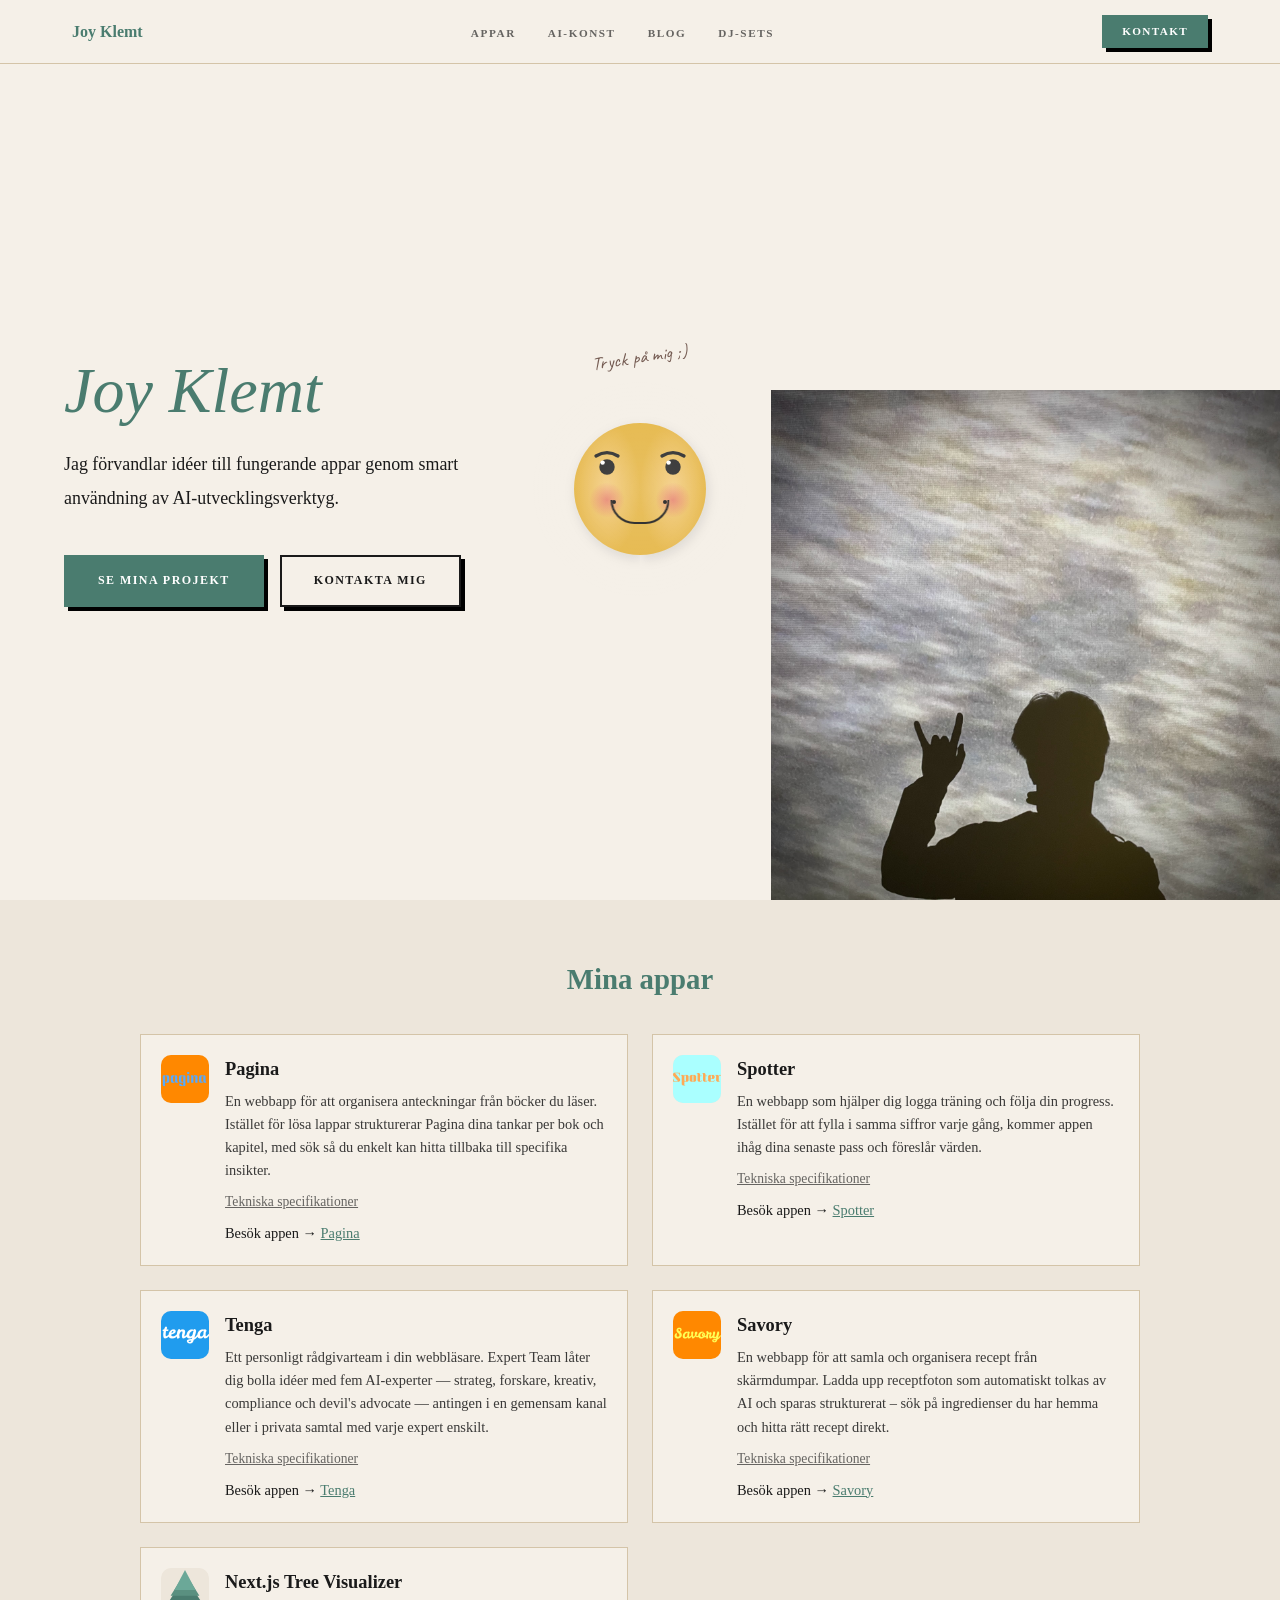
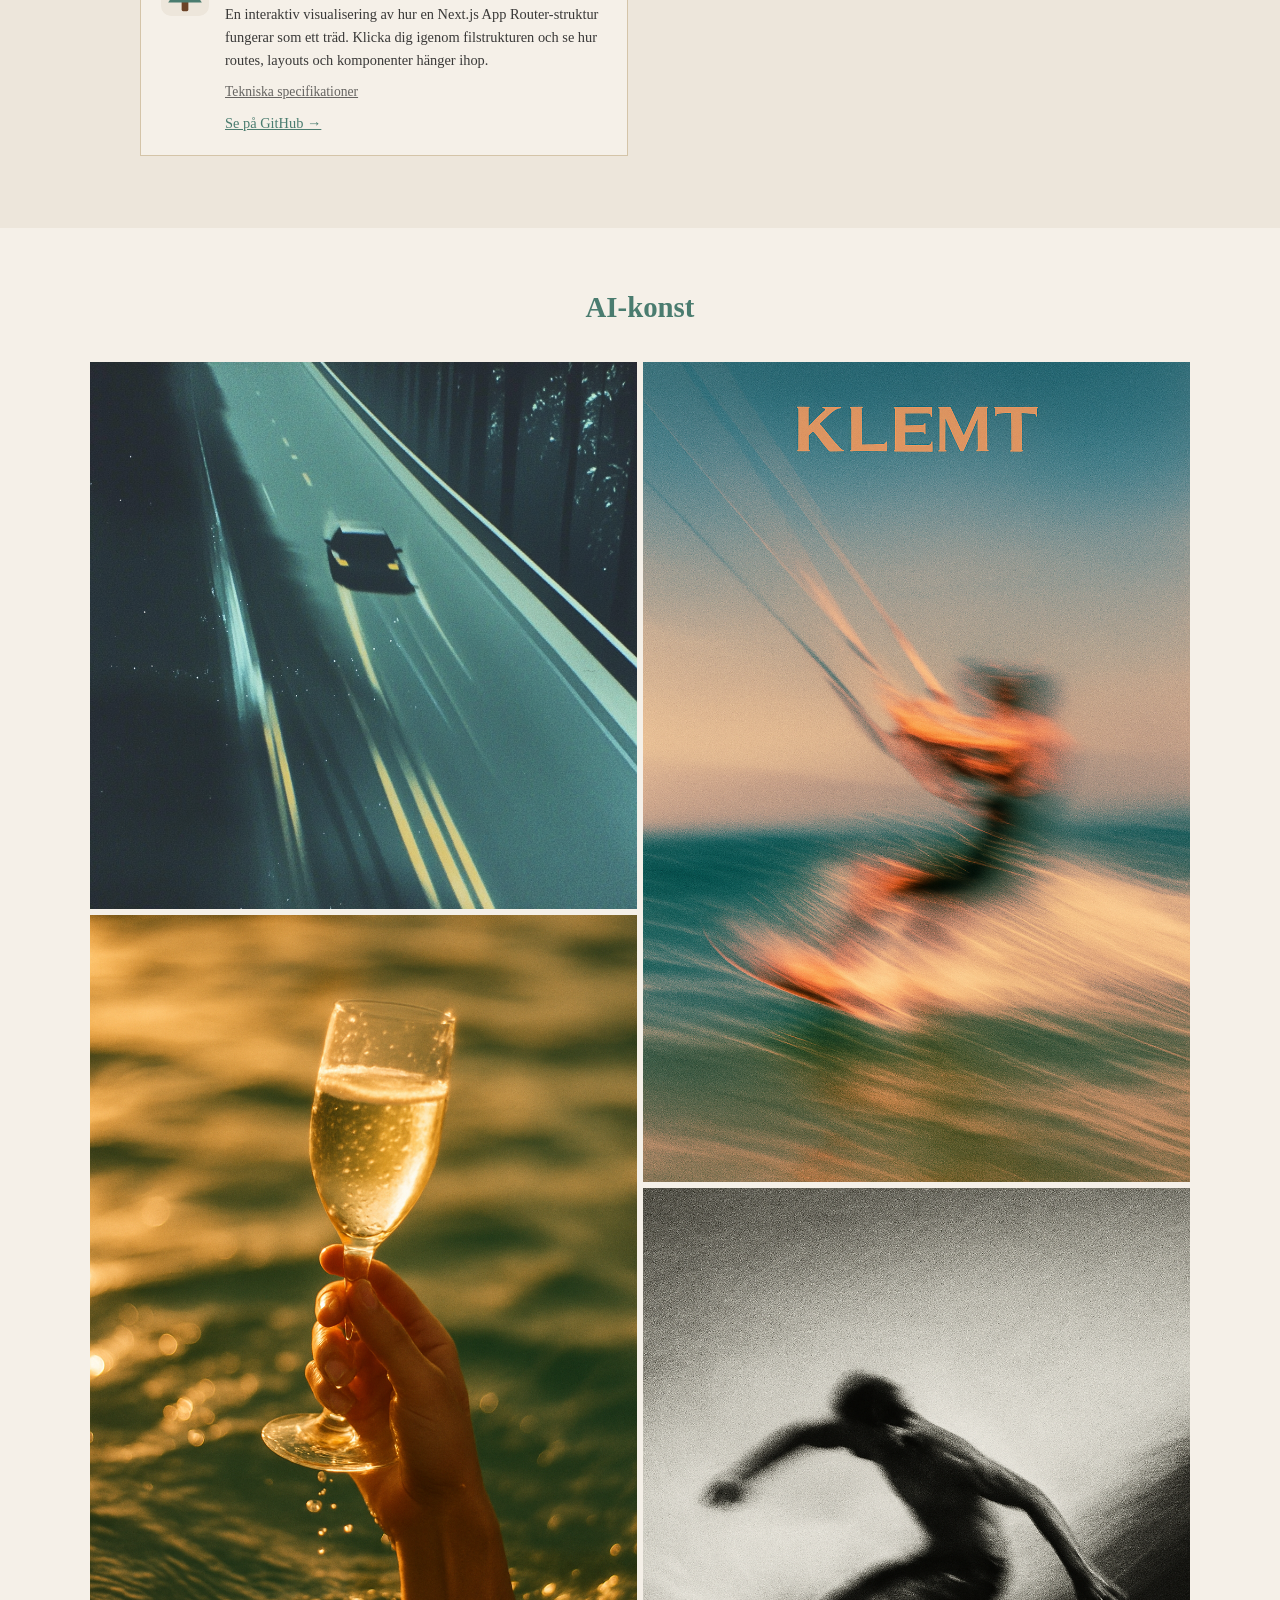
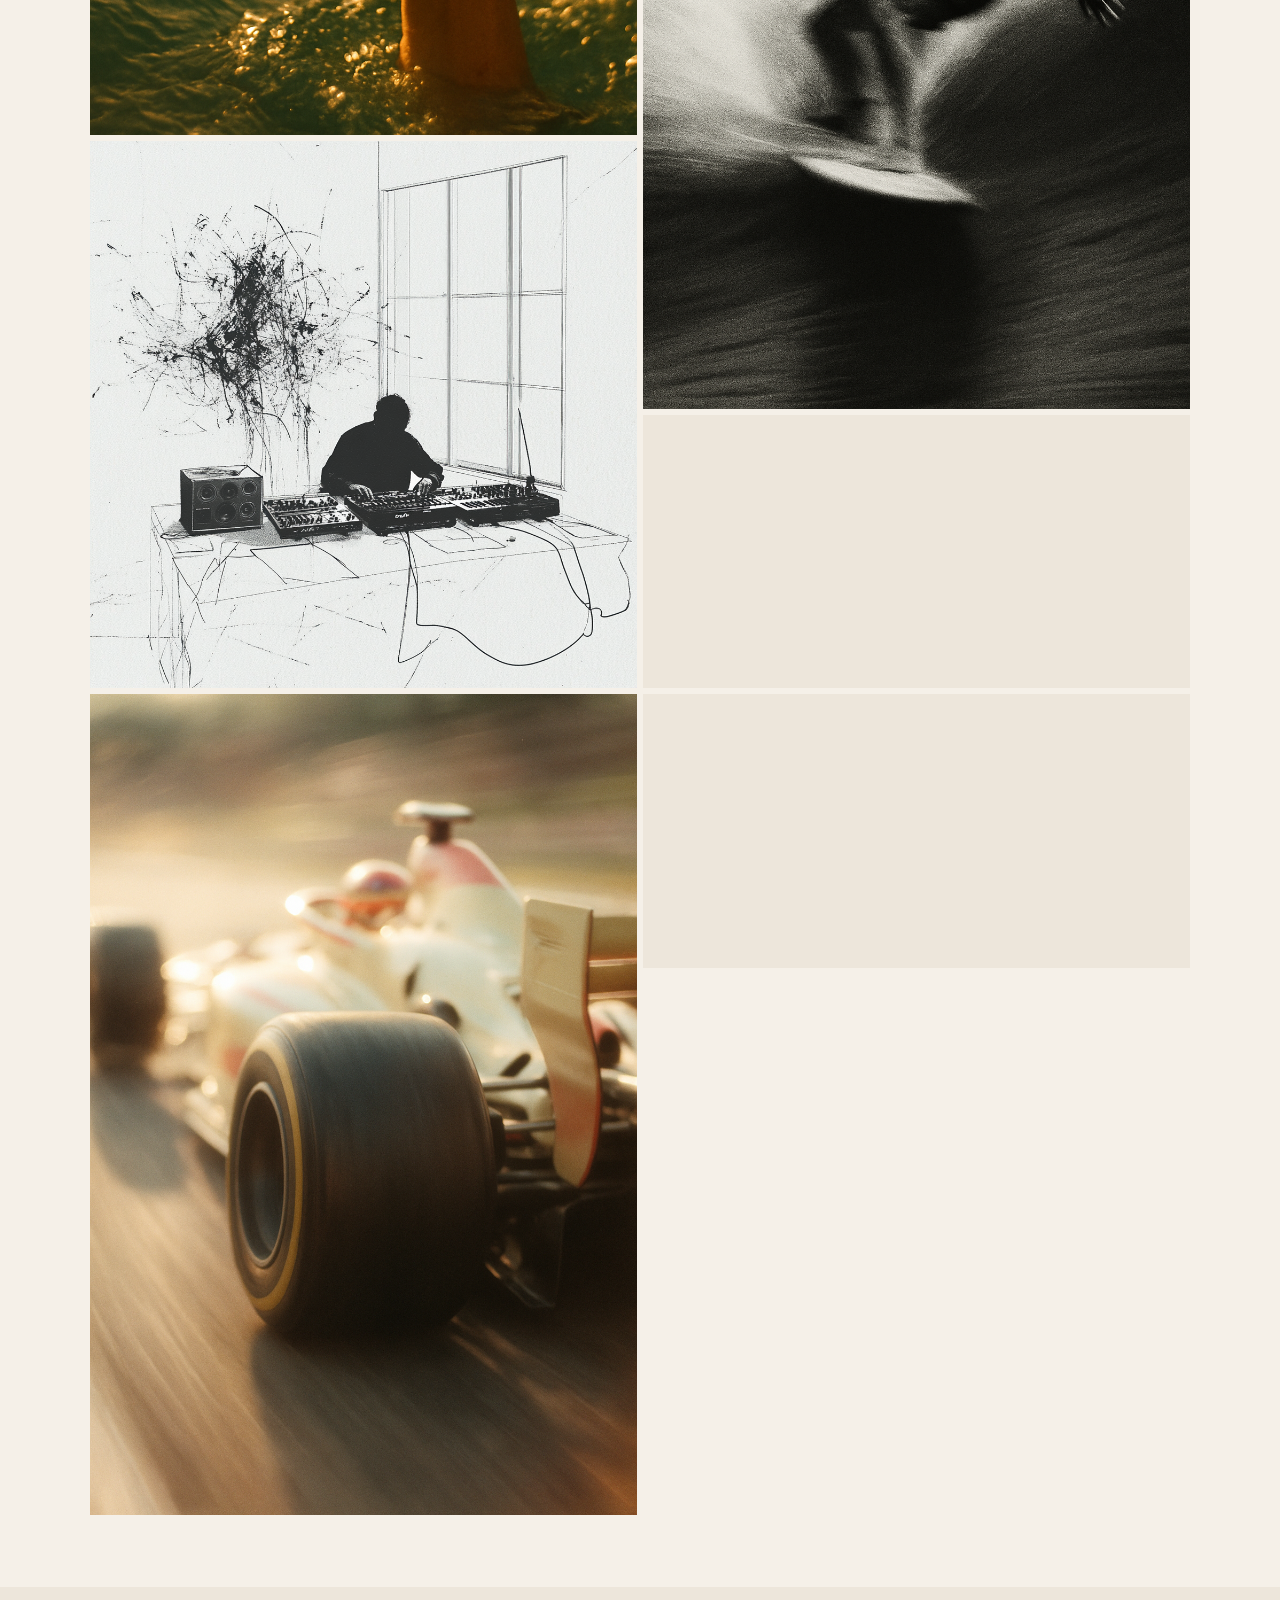
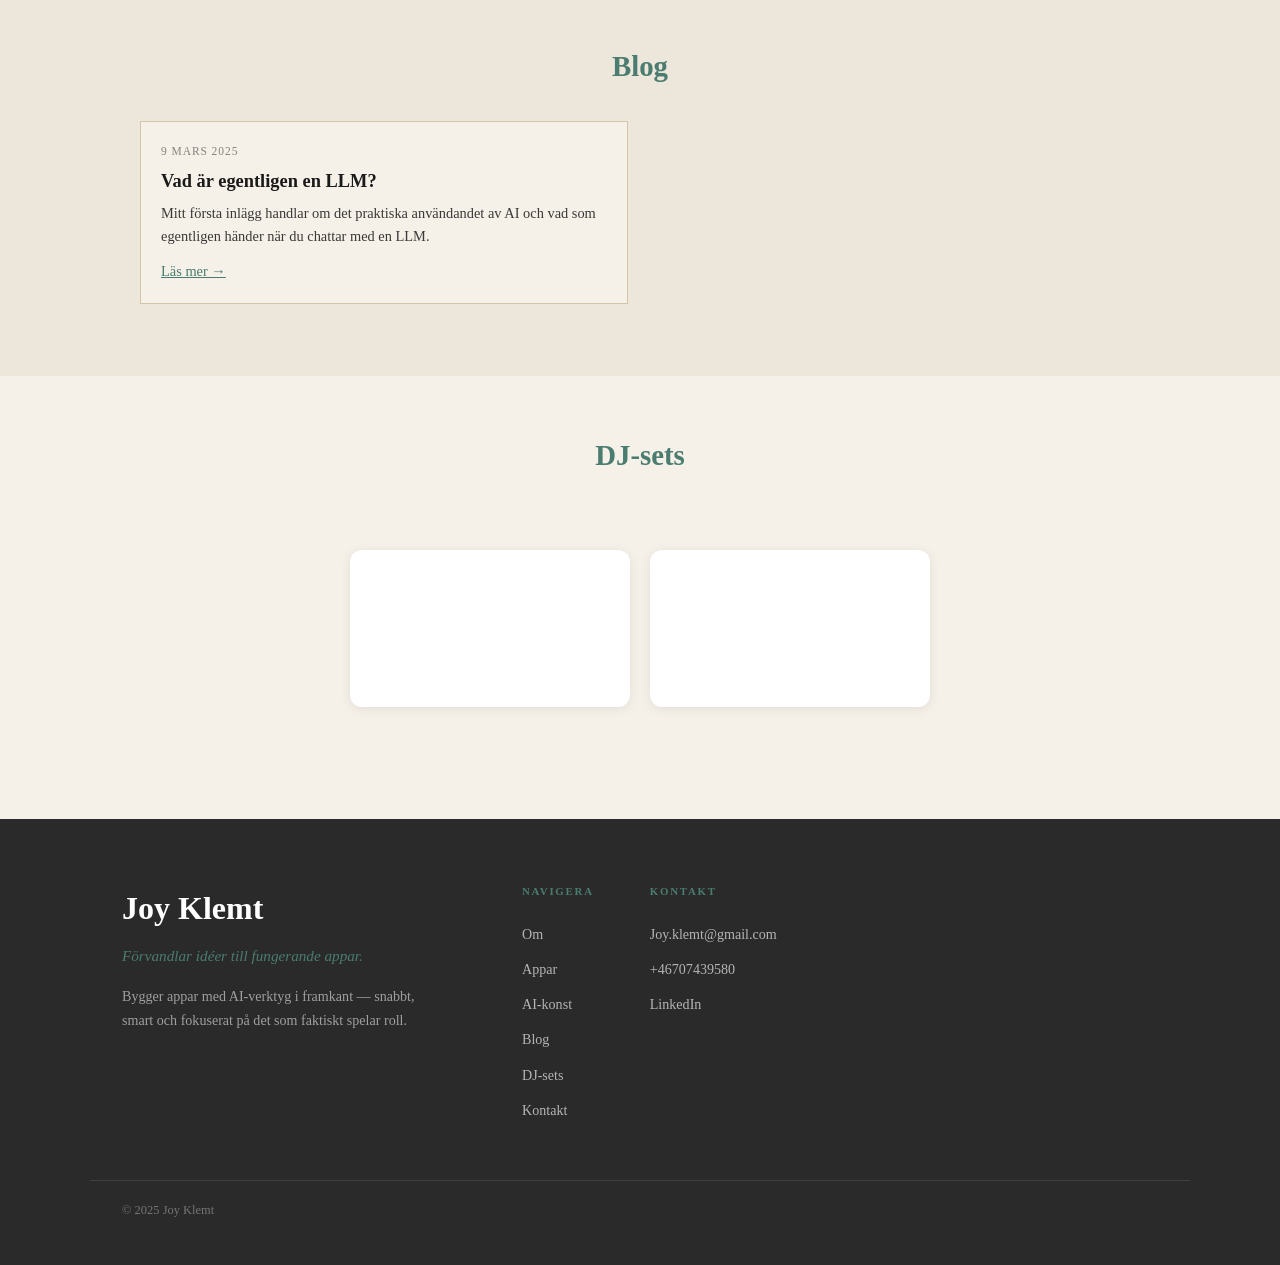
<file: index.html>
<!DOCTYPE html>
<html lang="sv">
<head>
  <meta charset="UTF-8">
  <meta name="viewport" content="width=device-width, initial-scale=1.0">
  <title>Joy Klemt | Portfolio</title>
  <!-- Ingen favicon – fliken visas utan ikon -->
  <link rel="stylesheet" href="styles.css">
  <link rel="stylesheet" href="cookie-component.css">
  <link href="https://fonts.googleapis.com/css2?family=Caveat:wght@600&display=swap" rel="stylesheet">
</head>
<body>

  <!-- Fast navbar: logotyp vänster, länkrad mitten, CTA-knapp höger -->
  <nav class="navbar" role="navigation" aria-label="Huvudnavigation">
    <div class="navbar-inner">
      <a href="#" class="navbar-logo">Joy Klemt</a>
      <ul class="navbar-links" role="list">
        <li><a href="#appar"    class="navbar-link">Appar</a></li>
        <li><a href="#ai-konst" class="navbar-link">AI-konst</a></li>
        <li><a href="#blog"     class="navbar-link">Blog</a></li>
        <li><a href="#dj-sets"  class="navbar-link">DJ-sets</a></li>
      </ul>
      <a href="#kontakt" class="navbar-cta">Kontakt</a>
    </div>
  </nav>

  <!-- Hero: delad i två kolumner – vänster text+knappar, höger robotbild -->
  <header class="hero">

    <!-- Vänster kolumn: kursiv orange rubrik, ingress och två knappar -->
    <div class="hero-left">
      <h1 id="hero-title" class="hero-title">Joy Klemt</h1>
      <p id="hero-text" class="hero-text">Text laddas från content.json</p>
      <div id="hero-buttons" class="hero-buttons">
        <a href="#appar"   id="hero-btn-primary"   class="btn btn-primary">Se mina projekt</a>
        <a href="#kontakt" id="hero-btn-secondary"  class="btn btn-secondary">Kontakta mig</a>
      </div>
    </div>

    <!-- Fortune Cookie Component -->
    <div class="fortune-cookie-wrapper">
      <span class="cookie-arrow">Tryck på mig ;)</span>
      <div class="fortune-cookie-container">
        <div class="fortune-cookie fortune-cookie-left"></div>
        <div class="fortune-cookie fortune-cookie-right"></div>
        <div class="cookie-pieces"></div>
        <div class="fortune-paper"></div>
        <div class="smile-dimple-left"></div>
        <div class="smile-dimple-right"></div>
      </div>
      <button class="reset-button">Another Cookie</button>
    </div>

    <!-- Höger kolumn: robotbild täcker hela höjden -->
    <div class="hero-right">
      <img src="images/joy-photo.jpg" alt="Joy Klemt" class="hero-image">
    </div>

  </header>

  <main>

    <!-- Appar: klickbara projektkort, renderas av script.js -->
    <section id="appar" class="apps">
      <h2 class="section-heading">Mina appar</h2>
      <div id="apps-grid" class="apps-grid">
        <!-- App-kort skapas dynamiskt av script.js -->
      </div>
    </section>

    <!-- AI-konst: bildgrid, renderas av script.js -->
    <section id="ai-konst" class="ai-art">
      <h2 class="section-heading">AI-konst</h2>
      <div id="ai-art-grid" class="ai-art-grid">
        <!-- AI-bildkort skapas dynamiskt av script.js -->
      </div>
    </section>

    <!-- Blog: artikelkort, renderas av script.js -->
    <section id="blog" class="blog">
      <h2 class="section-heading">Blog</h2>
      <div id="blog-list" class="apps-grid">
        <!-- Blogginlägg skapas dynamiskt av script.js -->
      </div>
    </section>

    <!-- DJ-sets: coming soon, renderas av script.js -->
    <section id="dj-sets" class="dj-sets">
      <h2 class="section-heading">DJ-sets</h2>
      <div id="dj-sets-content" class="dj-sets-content">
        <!-- DJ-innehåll skapas dynamiskt av script.js -->
      </div>
    </section>

  </main>

  <!-- Footer: mörk bakgrund, varumärke vänster + kolumner höger -->
  <footer id="kontakt" class="footer">
    <div class="footer-inner">

      <!-- Vänster: varumärke -->
      <div class="footer-brand">
        <p class="footer-brand-name">Joy Klemt</p>
        <p id="footer-tagline" class="footer-tagline">Förvandlar idéer till fungerande appar.</p>
        <p id="footer-desc"    class="footer-desc">Text laddas från content.json</p>
      </div>

      <!-- Höger: navigera + kontakt -->
      <div class="footer-columns">

        <!-- Kolumn 1: navigering -->
        <div class="footer-col">
          <h3 class="footer-col-heading">Navigera</h3>
          <ul>
            <li><a href="#">Om</a></li>
            <li><a href="#appar">Appar</a></li>
            <li><a href="#ai-konst">AI-konst</a></li>
            <li><a href="#blog">Blog</a></li>
            <li><a href="#dj-sets">DJ-sets</a></li>
            <li><a href="#kontakt">Kontakt</a></li>
          </ul>
        </div>

        <!-- Kolumn 2: kontaktuppgifter, fylls av script.js -->
        <div class="footer-col">
          <h3 class="footer-col-heading">Kontakt</h3>
          <ul id="footer-contact-list"></ul>
        </div>

      </div>
    </div>

    <!-- Tunn linje + copyright -->
    <div class="footer-bottom">
      <p id="footer-copyright">© 2025 Joy Klemt</p>
    </div>
  </footer>

  <script src="cookie-component.js"></script>
  <script src="script.js"></script>
</body>
</html>
</file>
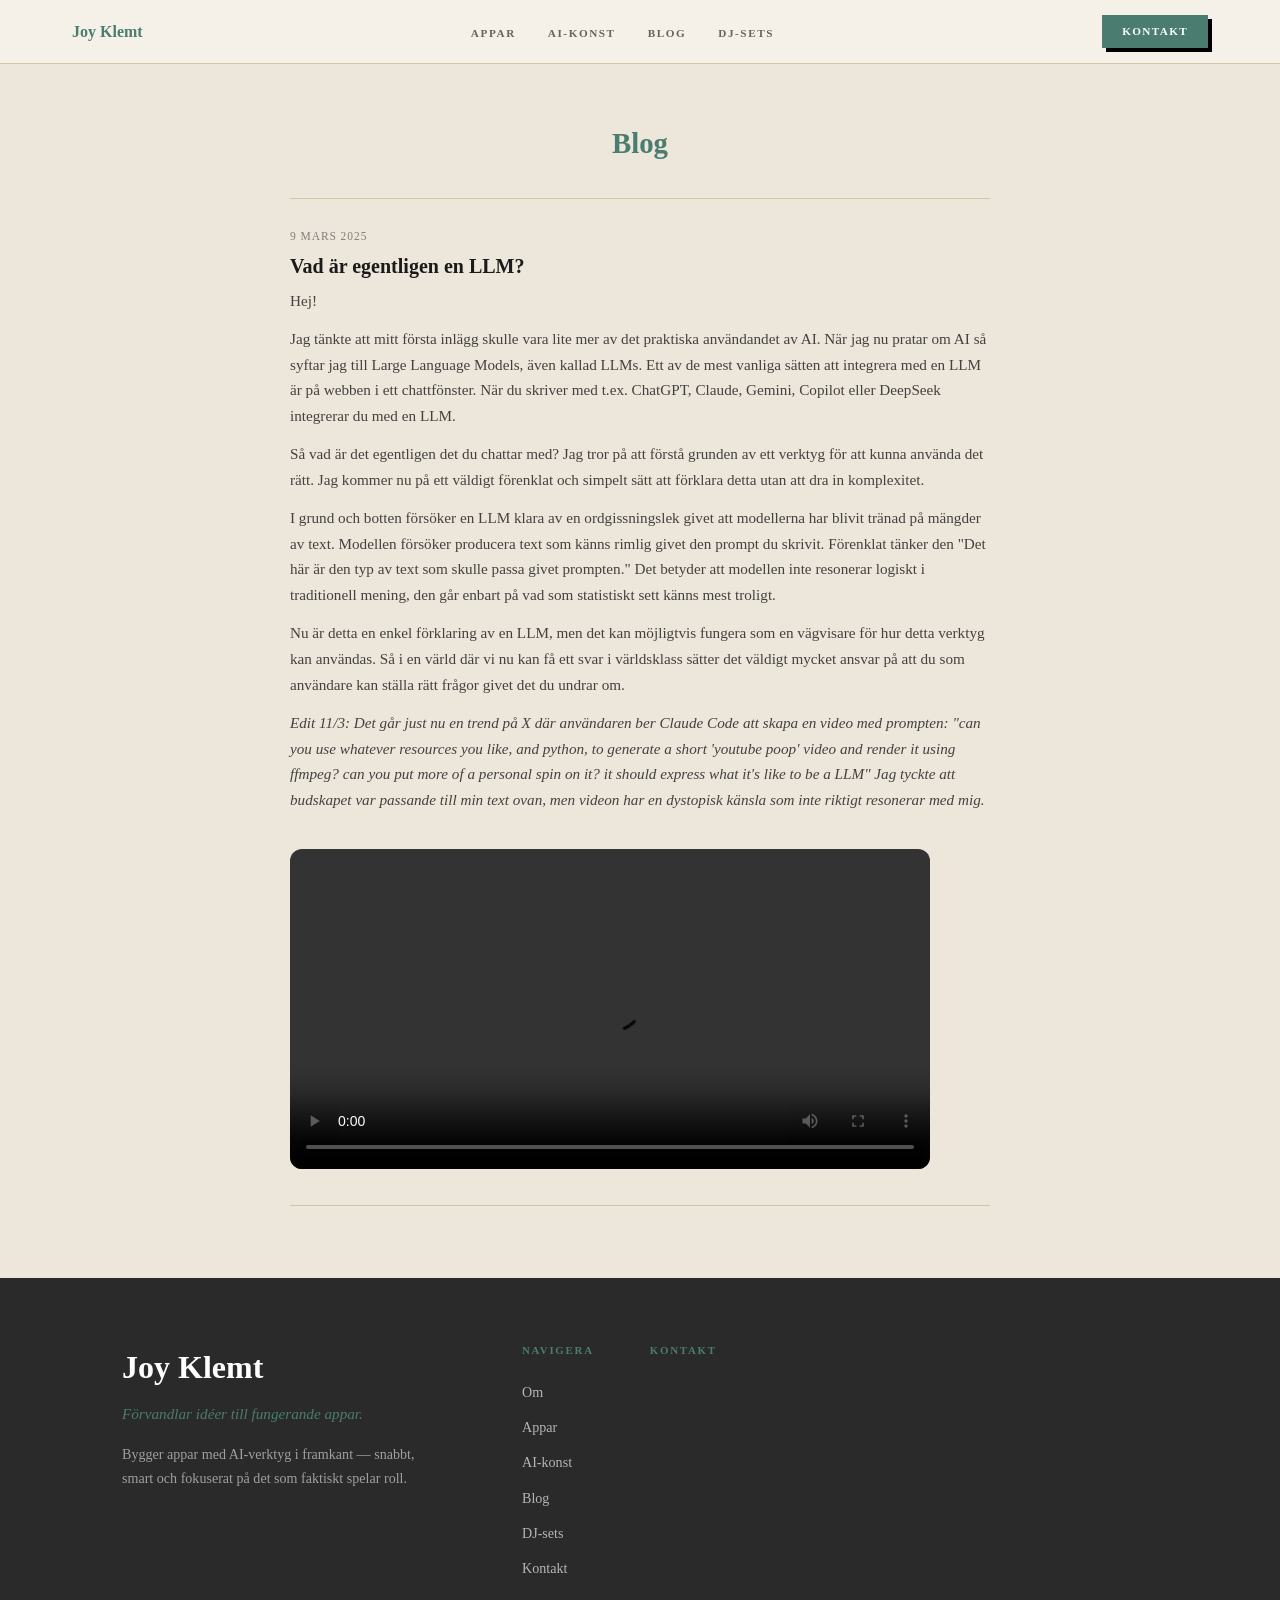
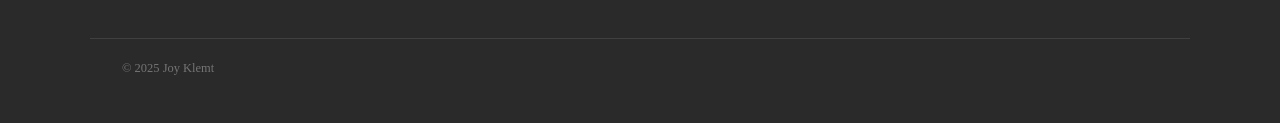
<file: blog.html>
<!DOCTYPE html>
<html lang="sv">
<head>
  <meta charset="UTF-8">
  <meta name="viewport" content="width=device-width, initial-scale=1.0">
  <title>Blog | Joy Klemt</title>
  <link rel="stylesheet" href="styles.css">
  <link href="https://fonts.googleapis.com/css2?family=Caveat:wght@600&display=swap" rel="stylesheet">
</head>
<body>

  <!-- Fast navbar: logotyp vänster, länkrad mitten, CTA-knapp höger -->
  <nav class="navbar" role="navigation" aria-label="Huvudnavigation">
    <div class="navbar-inner">
      <a href="index.html" class="navbar-logo">Joy Klemt</a>
      <ul class="navbar-links" role="list">
        <li><a href="index.html#appar"    class="navbar-link">Appar</a></li>
        <li><a href="index.html#ai-konst" class="navbar-link">AI-konst</a></li>
        <li><a href="blog.html"           class="navbar-link">Blog</a></li>
        <li><a href="index.html#dj-sets"  class="navbar-link">DJ-sets</a></li>
      </ul>
      <a href="index.html#kontakt" class="navbar-cta">Kontakt</a>
    </div>
  </nav>

  <main style="margin-top: var(--navbar-height); opacity: 0; transition: opacity 0.3s ease;" id="blog-main">

    <section class="blog">
      <h2 class="section-heading">Blog</h2>
      <div id="blog-list" class="blog-list">
        <!-- Blogginlägg skapas dynamiskt -->
      </div>
    </section>

  </main>

  <!-- Footer: mörk bakgrund, varumärke vänster + kolumner höger -->
  <footer id="kontakt" class="footer">
    <div class="footer-inner">
      <div class="footer-brand">
        <p class="footer-brand-name">Joy Klemt</p>
        <p class="footer-tagline">Förvandlar idéer till fungerande appar.</p>
        <p class="footer-desc">Bygger appar med AI-verktyg i framkant — snabbt, smart och fokuserat på det som faktiskt spelar roll.</p>
      </div>
      <div class="footer-columns">
        <div class="footer-col">
          <h3 class="footer-col-heading">Navigera</h3>
          <ul>
            <li><a href="index.html">Om</a></li>
            <li><a href="index.html#appar">Appar</a></li>
            <li><a href="index.html#ai-konst">AI-konst</a></li>
            <li><a href="blog.html">Blog</a></li>
            <li><a href="index.html#dj-sets">DJ-sets</a></li>
            <li><a href="index.html#kontakt">Kontakt</a></li>
          </ul>
        </div>
        <div class="footer-col">
          <h3 class="footer-col-heading">Kontakt</h3>
          <ul id="footer-contact-list"></ul>
        </div>
      </div>
    </div>
    <div class="footer-bottom">
      <p>© 2025 Joy Klemt</p>
    </div>
  </footer>

  <script>
    /**
     * Blog-sidan – Laddar och renderar inlägg från posts.json.
     */

    async function loadPosts() {
      try {
        const response = await fetch("posts.json?t=" + Date.now());
        if (!response.ok) throw new Error("Kunde inte ladda posts.json");
        const posts = await response.json();
        renderPosts(posts);
        document.getElementById("blog-main").style.opacity = "1";
      } catch (err) {
        console.error("Fel vid laddning av inlägg:", err);
      }
    }

    function renderPosts(posts) {
      const lista = document.getElementById("blog-list");
      if (!lista) return;
      lista.innerHTML = "";

      if (!posts || posts.length === 0) {
        const wrapper = document.createElement("div");
        wrapper.style.textAlign = "center";
        wrapper.style.padding   = "2.5rem 0";
        const badge = document.createElement("span");
        badge.className   = "btn btn-primary";
        badge.textContent = "Kommer snart";
        wrapper.appendChild(badge);
        lista.appendChild(wrapper);
        return;
      }

      // Hitta rätt inlägg baserat på URL-hash, eller visa alla
      var hash = window.location.hash.slice(1);
      var matchande = hash ? posts.filter(function(p) { return p.slug === hash; }) : posts;
      if (matchande.length === 0) matchande = posts;

      matchande.forEach(function(inlägg) {
        const card = document.createElement("article");
        card.className = "blog-card";
        card.id = inlägg.slug || "";

        // Datum
        if (inlägg.date) {
          const meta = document.createElement("div");
          meta.className = "blog-card-meta";
          const tid = document.createElement("time");
          tid.dateTime = inlägg.date;
          const d = new Date(inlägg.date);
          tid.textContent = d.toLocaleDateString("sv-SE", {
            year:  "numeric",
            month: "long",
            day:   "numeric",
          });
          meta.appendChild(tid);
          card.appendChild(meta);
        }

        // Titel
        const titel = document.createElement("h3");
        titel.textContent = inlägg.title || "";
        card.appendChild(titel);

        // Brödtext
        if (inlägg.body) {
          var stycken = inlägg.body.split("\n\n");
          stycken.forEach(function(stycke) {
            if (stycke.trim() === "") return;
            var p = document.createElement("p");
            p.textContent = stycke;
            if (stycke.trim().startsWith("Edit")) {
              p.style.fontStyle = "italic";
            }
            card.appendChild(p);
          });
        }

        // Video
        if (inlägg.video) {
          var video = document.createElement("video");
          video.src = inlägg.video;
          video.controls = true;
          video.style.width = "100%";
          video.style.maxWidth = "640px";
          video.style.borderRadius = "12px";
          video.style.marginTop = "1.5rem";
          card.appendChild(video);
        }

        lista.appendChild(card);
      });
    }

    document.addEventListener("DOMContentLoaded", function() {
      loadPosts();
    });
  </script>
</body>
</html>
</file>
<file: styles.css>
/* ============================================
   Portfolio – Beige + orange accentdesign
   Färger: #F5F0E8 (cremevit), #4A7C6F (skogsgrön), #1A1A1A (text)
   Typografi: Georgia serif, kursiv rubrik i hero
   ============================================ */

/* ---- CSS-variabler ---- */
:root {
  --beige-light:   #F5F0E8;
  --beige-dark:    #EDE6DB;
  --border:        #D4C4A8;
  --text:          #1A1A1A;
  --orange:        #4A7C6F;
  --navbar-height: 64px;
}

/* ---- Grundläggande reset ---- */
* {
  box-sizing: border-box;
  margin: 0;
  padding: 0;
}

html {
  scroll-behavior: smooth;
  overflow-x: hidden;
}

body {
  font-family: Georgia, "Times New Roman", serif;
  background-color: var(--beige-light);
  color: var(--text);
  line-height: 1.6;
  min-height: 100vh;
  display: flex;
  flex-direction: column;
  overflow-x: hidden;
}

/* Offset för ankarlänkar – innehållet hamnar inte bakom navbaren */
section[id] {
  scroll-margin-top: calc(var(--navbar-height) + 8px);
}


/* ============================================
   Fast navbar – 3-kolumns layout
   Logotyp vänster | Länkrad mitten | CTA höger
   ============================================ */

.navbar {
  position: fixed;
  top: 0;
  left: 0;
  right: 0;
  z-index: 100;
  height: var(--navbar-height);
  background-color: var(--beige-light);
  border-bottom: 1px solid var(--border);
}

/* Grid-layout: logo auto | länkar 1fr | cta auto */
.navbar-inner {
  display: grid;
  grid-template-columns: auto 1fr auto;
  align-items: center;
  max-width: 1200px;
  margin: 0 auto;
  height: 100%;
  padding: 0 2rem;
  gap: 2rem;
}

/* Logotyp – bold serif i orange */
.navbar-logo {
  font-family: Georgia, "Times New Roman", serif;
  font-size: 1rem;
  font-weight: bold;
  color: var(--orange);
  text-decoration: none;
  white-space: nowrap;
  transition: opacity 0.15s;
}

.navbar-logo:hover {
  opacity: 0.6;
}

/* Länkrad – centrerad i mittkolumnen */
.navbar-links {
  display: flex;
  justify-content: center;
  align-items: center;
  gap: 2rem;
  list-style: none;
  padding: 0;
  margin: 0;
}

/* Navbar-länk: versaler, bold, glesad bokstavsavstånd */
.navbar-link {
  font-family: Georgia, "Times New Roman", serif;
  font-size: 0.7rem;
  font-weight: bold;
  text-transform: uppercase;
  letter-spacing: 0.14em;
  color: var(--text);
  text-decoration: none;
  opacity: 0.65;
  transition: opacity 0.15s;
  white-space: nowrap;
}

.navbar-link:hover {
  opacity: 1;
}

/* Orange CTA-knapp längst till höger i navbaren */
.navbar-cta {
  display: inline-flex;
  align-items: center;
  padding: 0.5rem 1.25rem;
  background-color: var(--orange);
  color: white;
  font-family: Georgia, "Times New Roman", serif;
  font-size: 0.7rem;
  font-weight: bold;
  text-transform: uppercase;
  letter-spacing: 0.12em;
  text-decoration: none;
  white-space: nowrap;
  box-shadow: 4px 4px 0px #000;
  transition: transform 0.1s, box-shadow 0.1s;
}

.navbar-cta:hover {
  transform: translate(4px, 4px);
  box-shadow: none;
}


/* ============================================
   Hero – delad i två kolumner
   Vänster: text + knappar  |  Höger: robotbild
   ============================================ */

.hero {
  display: grid;
  grid-template-columns: 1fr auto 1fr;
  align-items: center;
  height: calc(100vh - var(--navbar-height));
  margin-top: var(--navbar-height);
  overflow: hidden;
}

/* Vänster kolumn: innehåll centrerat vertikalt */
.hero-left {
  display: flex;
  flex-direction: column;
  justify-content: center;
  padding: 3rem 3rem 3rem 4rem;
}

/* Stor kursiv orange serif-rubrik */
.hero-title {
  font-family: Georgia, "Times New Roman", serif;
  font-style: italic;
  font-size: clamp(2.8rem, 5vw, 5rem);
  font-weight: normal;
  color: var(--orange);
  line-height: 1.05;
  margin-bottom: 1.5rem;
}

/* Luftig brödtext */
.hero-text {
  font-family: Georgia, "Times New Roman", serif;
  font-size: clamp(1rem, 1.4vw, 1.2rem);
  line-height: 1.85;
  color: var(--text);
  margin-bottom: 2.5rem;
  max-width: 480px;
}

/* Knapp-rad */
.hero-buttons {
  display: flex;
  gap: 1rem;
  flex-wrap: wrap;
}


/* ============================================
   Knappar (globalt)
   ============================================ */

.btn {
  display: inline-flex;
  align-items: center;
  justify-content: center;
  padding: 0.9rem 2rem;
  font-family: Georgia, "Times New Roman", serif;
  font-size: 0.75rem;
  font-weight: bold;
  text-transform: uppercase;
  letter-spacing: 0.12em;
  text-decoration: none;
  border-radius: 0;
  cursor: pointer;
  /* 3D-skugga nedåt-höger */
  box-shadow: 4px 4px 0px #000;
  transition: transform 0.1s, box-shadow 0.1s;
  white-space: nowrap;
}

/* Hover: knappen trycks in – förflyttas dit skuggan var */
.btn:hover {
  transform: translate(4px, 4px);
  box-shadow: none;
}

/* Fylld orange knapp */
.btn-primary {
  background-color: var(--orange);
  color: white;
  border: 2px solid var(--orange);
}

/* Kontour-knapp med svart kant, ingen fyllning */
.btn-secondary {
  background-color: transparent;
  color: var(--text);
  border: 2px solid var(--text);
}


/* Höger kolumn: robotbilden fyller hela ytan */
.hero-right {
  overflow: hidden;
  align-self: stretch;
}

.hero-image {
  width: 100%;
  height: 100%;
  object-fit: contain;
  object-position: center bottom;
  display: block;
}


/* ============================================
   Gemensamt sektionshuvud (h2)
   ============================================ */

.section-heading {
  font-size: 1.8rem;
  text-align: center;
  margin-bottom: 2rem;
  color: var(--orange);
}


/* ============================================
   Om-sektionen
   ============================================ */

.about {
  max-width: 700px;
  margin: 0 auto;
  padding: 4rem 1.5rem;
}

.about h2 {
  font-size: 1.8rem;
  margin-bottom: 1rem;
  color: var(--text);
}

.about-text {
  font-size: 1.1rem;
  color: var(--text);
  line-height: 1.8;
}


/* ============================================
   Appar-sektionen
   ============================================ */

.apps {
  padding: 3.5rem 1.5rem 4.5rem;
  background-color: var(--beige-dark);
}

.apps-grid {
  display: grid;
  grid-template-columns: repeat(auto-fill, minmax(280px, 1fr));
  gap: 1.5rem;
  max-width: 1000px;
  margin: 0 auto;
}

/* App-kort */
.app-card {
  display: flex;
  align-items: flex-start;
  gap: 1rem;
  color: var(--text);
  background-color: var(--beige-light);
  border: 1px solid var(--border);
  border-radius: 0;          /* Kantigt för att matcha knapp-stilen */
  padding: 1.25rem;
  transition: box-shadow 0.2s;
}

.app-card:hover {
  box-shadow: 0 4px 16px rgba(0, 0, 0, 0.08);
}

.app-card-icon {
  width: 48px;
  height: 48px;
  min-width: 48px;
  object-fit: contain;
  border-radius: 10px;
  background-color: var(--beige-dark);
}

.app-card-body {
  flex: 1;
  min-width: 0;
}

.app-card h3 {
  font-size: 1.15rem;
  margin-bottom: 0.35rem;
}

.app-card p {
  font-size: 0.9rem;
  opacity: 0.85;
}

.app-card-specs-toggle {
  display: block;
  margin-top: 0.75rem;
  padding: 0;
  background: none;
  border: none;
  font-family: inherit;
  font-size: 0.85rem;
  color: var(--text);
  cursor: pointer;
  text-decoration: underline;
  opacity: 0.65;
}

.app-card-specs-toggle:hover {
  opacity: 1;
}

.app-card-specs-list {
  margin: 0.5rem 0 0 1rem;
  list-style: disc;
  font-size: 0.85rem;
  opacity: 0.85;
}

.app-card-specs-list li {
  margin-bottom: 0.2rem;
}

.app-card-link-row {
  margin-top: 0.75rem;
  font-size: 0.9rem;
}

.app-card-link {
  color: var(--orange);
  text-decoration: underline;
}

.app-card-link:hover {
  opacity: 0.75;
}


/* ============================================
   AI-konst-sektionen – galleri med hover-overlay
   ============================================ */

.ai-art {
  padding: 3.5rem 1.5rem 4.5rem;
  background-color: var(--beige-light);
}

/* Masonry-layout med CSS columns – bilder flödar i 2 kolumner */
.ai-art-grid {
  columns: 2;
  column-gap: 6px;
  max-width: 1100px;
  margin: 0 auto;
}

/* Varje kort bryter inte mitt itu mellan kolumnerna */
.ai-art-card {
  break-inside: avoid;
  margin-bottom: 6px;
  background-color: var(--beige-dark);
}

/* Bild och video: full kolumnbredd, naturlig höjd – ingen cropping */
.ai-art-card img,
.ai-art-card video {
  width: 100%;
  height: auto;
  display: block;
}



/* ============================================
   Blog-sektionen
   ============================================ */

.blog {
  padding: 3.5rem 1.5rem 4.5rem;
  background-color: var(--beige-dark);
}

.blog-list {
  max-width: 700px;
  margin: 0 auto;
}

.blog-card {
  padding: 1.75rem 0;
  border-bottom: 1px solid var(--border);
}

.blog-card:first-child {
  border-top: 1px solid var(--border);
}

.blog-card-meta time {
  display: block;
  font-size: 0.72rem;
  letter-spacing: 0.08em;
  text-transform: uppercase;
  opacity: 0.5;
  margin-bottom: 0.4rem;
}

.blog-card h3 {
  font-size: 1.25rem;
  margin-bottom: 0.5rem;
  line-height: 1.4;
}

.blog-card p {
  font-size: 0.95rem;
  opacity: 0.8;
  line-height: 1.7;
  margin-bottom: 0.75rem;
}

.blog-card-link {
  font-size: 0.85rem;
  color: var(--orange);
  text-decoration: underline;
  opacity: 0.85;
  transition: opacity 0.15s;
}

.blog-card-link:hover {
  opacity: 1;
}


/* ============================================
   DJ-sets-sektionen
   ============================================ */

.dj-sets {
  padding: 3.5rem 1.5rem 4.5rem;
  background-color: var(--beige-light);
}

.dj-sets-content {
  max-width: 580px;
  margin: 0 auto;
  padding: 2.5rem 0;
}

.dj-sets-grid {
  display: grid;
  grid-template-columns: repeat(2, 1fr);
  gap: 1.25rem;
}

.dj-set-card {
  background-color: var(--white, #fff);
  border-radius: 12px;
  overflow: hidden;
  box-shadow: 0 2px 12px rgba(0, 0, 0, 0.08);
  display: flex;
  flex-direction: column;
  transition: transform 0.2s ease, box-shadow 0.2s ease;
}

.dj-set-card:hover {
  transform: translateY(-4px);
  box-shadow: 0 6px 20px rgba(0, 0, 0, 0.13);
}

.dj-embed-wrapper {
  position: relative;
  width: 100%;
  padding-top: 56.25%; /* 16:9 */
}

.dj-embed-wrapper iframe {
  position: absolute;
  inset: 0;
  width: 100%;
  height: 100%;
  border: none;
  display: block;
}

.dj-set-title {
  font-size: 1rem;
  font-weight: 600;
  margin: 1rem 1.25rem 0.4rem;
}

.dj-set-link {
  display: inline-block;
  margin: 0 1.25rem 1.25rem;
  font-size: 0.85rem;
  color: var(--text);
  opacity: 0.65;
  text-decoration: none;
  transition: opacity 0.15s;
}

.dj-set-link:hover {
  opacity: 1;
}

.coming-soon {
  display: inline-flex;
  flex-direction: column;
  align-items: center;
  gap: 1rem;
}

/* Pill-badge runt "Coming Soon" */
.coming-soon-badge {
  display: inline-block;
  padding: 0.35rem 1.25rem;
  border: 1.5px solid var(--text);
  border-radius: 100px;
  font-size: 0.72rem;
  font-weight: bold;
  letter-spacing: 0.16em;
  text-transform: uppercase;
  opacity: 0.5;
}

.coming-soon p {
  font-size: 1rem;
  opacity: 0.6;
}




/* ============================================
   Footer – mörk bakgrund med kolumnlayout
   ============================================ */

.footer {
  margin-top: auto;
  background-color: #2a2a2a;
  color: white;
}

/* Inre behållare: varumärke vänster, kolumner höger */
.footer-inner {
  max-width: 1100px;
  margin: 0 auto;
  padding: 4rem 2rem 3rem;
  display: flex;
  gap: 5rem;
  align-items: flex-start;
}

/* ---- Vänster: varumärke ---- */
.footer-brand {
  flex: 0 0 320px;
}

/* "Joy Klemt" i stor bold text */
.footer-brand-name {
  font-family: Georgia, "Times New Roman", serif;
  font-size: 2rem;
  font-weight: bold;
  color: white;
  margin-bottom: 0.6rem;
}

/* Tagline i orange under namnet */
.footer-tagline {
  font-family: Georgia, "Times New Roman", serif;
  font-size: 0.95rem;
  font-style: italic;
  color: var(--orange);
  margin-bottom: 1rem;
}

/* Kort beskrivningstext */
.footer-desc {
  font-size: 0.88rem;
  line-height: 1.7;
  color: rgba(255, 255, 255, 0.55);
}

/* ---- Höger: kolumner ---- */
.footer-columns {
  flex: 1;
  display: flex;
  gap: 3.5rem;
}

/* Orange rubrik i versaler */
.footer-col-heading {
  font-family: Georgia, "Times New Roman", serif;
  font-size: 0.68rem;
  font-weight: bold;
  text-transform: uppercase;
  letter-spacing: 0.16em;
  color: var(--orange);
  margin-bottom: 1.25rem;
}

.footer-col ul {
  list-style: none;
}

.footer-col ul li {
  margin-bottom: 0.6rem;
}

/* Länkar i vit text, diskret opacitet */
.footer-col a {
  font-family: Georgia, "Times New Roman", serif;
  font-size: 0.88rem;
  color: rgba(255, 255, 255, 0.65);
  text-decoration: none;
  transition: color 0.15s;
}

.footer-col a:hover {
  color: white;
}

/* ---- Botten: tunn linje + copyright ---- */
.footer-bottom {
  border-top: 1px solid rgba(255, 255, 255, 0.1);
  max-width: 1100px;
  margin: 0 auto;
  padding: 1.25rem 2rem;
}

.footer-bottom p {
  font-size: 0.78rem;
  color: rgba(255, 255, 255, 0.35);
}


/* ============================================
   Responsivitet
   ============================================ */

/* Tablet (< 900px): komprimera hero-kolumnerna */
@media (max-width: 899px) {
  .hero {
    grid-template-columns: 1fr auto 1fr;
  }

  .hero-left {
    padding: 2.5rem 2rem 2.5rem 2.5rem;
  }

  /* Navbar: dölj mittenlänkarna, behåll logo + CTA */
  .navbar-links {
    display: none;
  }

  .navbar-inner {
    grid-template-columns: auto auto;
    justify-content: space-between;
  }
}

/* Mobil (< 600px) */
@media (max-width: 599px) {

  /* Hero: en kolumn, dölj kakkomponenten och bilden */
  .hero {
    grid-template-columns: 1fr;
    height: auto;
    min-height: calc(100vh - var(--navbar-height));
  }

  .fortune-cookie-wrapper {
    display: none;
  }

  .hero-left {
    padding: 3rem 1.5rem;
    justify-content: center;
  }

  /* Dölj robotbilden på mobil */
  .hero-right {
    display: none;
  }

  .hero-title {
    font-size: clamp(2.5rem, 12vw, 3.5rem);
  }

  /* Navbar */
  .navbar-inner {
    padding: 0 1.25rem;
  }

  .navbar-cta {
    padding: 0.45rem 1rem;
    font-size: 0.65rem;
  }

  /* Sektioner */
  .about {
    padding: 2.5rem 1rem;
  }

  .about h2 {
    font-size: 1.5rem;
  }

  .about-text {
    font-size: 1rem;
  }

  .section-heading {
    font-size: 1.5rem;
    margin-bottom: 1.5rem;
  }

  .apps,
  .ai-art,
  .blog,
  .dj-sets,
  .contact {
    padding: 2.5rem 1rem 3.5rem;
  }

  /* DJ-sets: en kolumn på mobil */
  .dj-sets-grid {
    grid-template-columns: 1fr;
    gap: 1.5rem;
  }

  /* Appar: en kolumn */
  .apps-grid {
    grid-template-columns: 1fr;
    gap: 1rem;
  }

  .app-card {
    padding: 1rem;
  }

  .app-card-icon {
    width: 40px;
    height: 40px;
    min-width: 40px;
  }

  /* AI-konst: en kolumn på liten mobil */
  .ai-art-grid {
    columns: 1;
  }

  /* Blog: kompaktare */
  .blog-card {
    padding: 1.25rem 0;
  }

  .blog-card h3 {
    font-size: 1.1rem;
  }

  /* Knappar: fyllnad för touch */
  .btn {
    padding: 0.875rem 1.5rem;
    font-size: 0.72rem;
  }

  /* Footer: stapla brand + kolumner vertikalt */
  .footer-inner {
    flex-direction: column;
    gap: 2.5rem;
    padding: 2.5rem 1.25rem 2rem;
  }

  .footer-brand {
    flex: none;
  }

  .footer-columns {
    gap: 2rem;
  }

  .footer-bottom {
    padding: 1rem 1.25rem;
  }
}

/* Liten mobil (< 400px) */
@media (max-width: 399px) {
  .ai-art-grid {
    columns: 1;
  }

  .hero-buttons {
    flex-direction: column;
  }

  .btn {
    width: 100%;
    justify-content: center;
  }
}

/* Desktop: app-grid 2 kolumner, AI-konst-grid 4 kolumner */
@media (min-width: 900px) {
  .apps-grid {
    grid-template-columns: repeat(2, 1fr);
  }
}


/* Safe area för iPhones med notch */
@supports (padding: max(0px)) {
  .footer {
    padding-bottom: max(1.5rem, env(safe-area-inset-bottom));
  }
}
</file>
<file: cookie-component.css>
@import url('https://fonts.googleapis.com/css2?family=Caveat:wght@400;600&family=Architects+Daughter&family=Dancing+Script:wght@400;700&display=swap');

/* ══════════════════════════════════════════
   Fortune Cookie Component
   All selectors scoped to .fortune-cookie-wrapper
   ══════════════════════════════════════════ */

.fortune-cookie-wrapper {
    position: relative;
    display: inline-flex;
    flex-direction: column;
    align-items: center;
    margin-top: 40px;
}

/* ── Arrow label ── */
.fortune-cookie-wrapper .cookie-arrow {
    font-family: 'Caveat', cursive;
    font-size: 1.15rem;
    color: #5d4037;
    transform: rotate(-8deg);
    margin-bottom: 6px;
    pointer-events: none;
    opacity: 0.85;
    letter-spacing: 0.3px;
}

/* ── Container ── */
.fortune-cookie-wrapper .fortune-cookie-container {
    position: relative;
    width: 220px;
    height: 220px;
    margin: 0 auto 16px;
    cursor: pointer;
    transition: transform 0.2s ease;
    perspective: 1200px;
    transform-style: preserve-3d;
    animation: bounce 2s ease-in-out infinite;
}

.fortune-cookie-wrapper .fortune-cookie-container:hover {
    transform: scale(1.05);
    animation-play-state: paused;
}

/* ── Cookie halves ── */
.fortune-cookie-wrapper .fortune-cookie {
    position: absolute;
    width: 100%;
    height: 100%;
    background-size: contain;
    background-repeat: no-repeat;
    background-position: center;
    transform-origin: center;
    transition: all 0.8s cubic-bezier(0.34, 1.56, 0.64, 1);
    filter: drop-shadow(2px 4px 6px rgba(0,0,0,0.1));
    transform-style: preserve-3d;
    backface-visibility: hidden;
}

.fortune-cookie-wrapper .fortune-cookie-left {
    background-image: url('data:image/svg+xml;utf8,<svg xmlns="http://www.w3.org/2000/svg" viewBox="0 0 100 100"><defs><radialGradient id="cgL" cx="50%" cy="50%" r="50%" fx="50%" fy="50%"><stop offset="0%" stop-color="%23f5d08a"/><stop offset="100%" stop-color="%23e6b94d"/></radialGradient><radialGradient id="ckL" cx="35" cy="55" r="8" gradientUnits="userSpaceOnUse"><stop offset="0%" stop-color="%23e57373" stop-opacity="0.7"/><stop offset="100%" stop-color="%23e57373" stop-opacity="0"/></radialGradient></defs><path fill="url(%23cgL)" d="M50,20 A30,30 0 0,0 20,50 A30,30 0 0,0 50,80 L50,20 Z"/><circle fill="%23333" cx="35" cy="40" r="3.5"/><circle fill="%23fff" cx="33" cy="38" r="1"/><path d="M30,35 Q35,32 40,35" stroke="%23333" stroke-width="1.5" stroke-linecap="round" fill="none"/><circle fill="url(%23ckL)" cx="35" cy="55" r="8"/></svg>');
    transform-origin: right center;
    clip-path: polygon(0 0, 50% 0, 50% 100%, 0 100%);
}

.fortune-cookie-wrapper .fortune-cookie-right {
    background-image: url('data:image/svg+xml;utf8,<svg xmlns="http://www.w3.org/2000/svg" viewBox="0 0 100 100"><defs><radialGradient id="cgR" cx="50%" cy="50%" r="50%" fx="50%" fy="50%"><stop offset="0%" stop-color="%23f5d08a"/><stop offset="100%" stop-color="%23e6b94d"/></radialGradient><radialGradient id="ckR" cx="65" cy="55" r="8" gradientUnits="userSpaceOnUse"><stop offset="0%" stop-color="%23e57373" stop-opacity="0.7"/><stop offset="100%" stop-color="%23e57373" stop-opacity="0"/></radialGradient></defs><path fill="url(%23cgR)" d="M50,20 A30,30 0 0,1 80,50 A30,30 0 0,1 50,80 L50,20 Z"/><circle fill="%23333" cx="65" cy="40" r="3.5"/><circle fill="%23fff" cx="63" cy="38" r="1"/><path d="M60,35 Q65,32 70,35" stroke="%23333" stroke-width="1.5" stroke-linecap="round" fill="none"/><circle fill="url(%23ckR)" cx="65" cy="55" r="8"/></svg>');
    transform-origin: left center;
    clip-path: polygon(50% 0, 100% 0, 100% 100%, 50% 100%);
}

/* ── Crumbs ── */
.fortune-cookie-wrapper .cookie-pieces {
    position: absolute;
    width: 100%;
    height: 100%;
    opacity: 0;
    transition: opacity 0.3s ease;
    pointer-events: none;
}

.fortune-cookie-wrapper .cookie-piece {
    position: absolute;
    border-radius: 50%;
    opacity: 0;
    transform: scale(0);
}

/* ── Fortune slip ── */
.fortune-cookie-wrapper .fortune-paper {
    position: absolute;
    top: 50%;
    left: 50%;
    transform: translate(-50%, -50%) scale(0) translateZ(0);
    width: 80%;
    max-width: 240px;
    background-color: #fffaf0;
    padding: 20px;
    border-radius: 8px;
    box-shadow: 0 4px 15px rgba(0,0,0,0.2);
    opacity: 0;
    transition: all 0.8s cubic-bezier(0.34, 1.56, 0.64, 1);
    transition-delay: 0.3s;
    font-size: 15px;
    line-height: 1.6;
    color: #5d4037;
    border: 1px solid rgba(0,0,0,0.05);
    font-family: 'Architects Daughter', cursive;
    letter-spacing: 0.5px;
}

/* ── Open state ── */
.fortune-cookie-wrapper .cookie-open .fortune-cookie-left {
    transform: translate3d(-40px, -15px, 10px) rotate3d(0.5, 1, 0.2, -45deg);
    opacity: 0.95;
    filter: drop-shadow(4px 4px 8px rgba(0,0,0,0.2));
}

.fortune-cookie-wrapper .cookie-open .fortune-cookie-right {
    transform: translate3d(40px, 15px, 10px) rotate3d(0.5, 1, 0.2, 45deg);
    opacity: 0.95;
    filter: drop-shadow(4px 4px 8px rgba(0,0,0,0.2));
}

.fortune-cookie-wrapper .cookie-open .cookie-pieces {
    opacity: 1;
}

.fortune-cookie-wrapper .cookie-open .fortune-paper {
    transform: translate(-50%, -50%) scale(1) translateZ(50px);
    opacity: 1;
    box-shadow: 0 15px 35px rgba(0,0,0,0.2);
}

/* ── Reset button (dold – ersatt av comeback-meddelande) ── */
.fortune-cookie-wrapper .reset-button {
    display: none;
}

/* ── Comeback-meddelande ── */
.fortune-cookie-wrapper .cookie-comeback {
    color: #2d6a4f;
    font-family: 'Caveat', cursive;
    font-size: 1.2rem;
    text-align: center;
    margin-top: 15px;
    opacity: 0;
    transition: opacity 0.8s ease;
}

.fortune-cookie-wrapper .cookie-comeback.visible {
    opacity: 1;
}

/* ── Mouth curve (::before) & glow (::after) ── */
/* Positions scaled from 200px → 220px */
.fortune-cookie-wrapper .fortune-cookie-container::before {
    content: '';
    position: absolute;
    width: 55px;
    height: 22px;
    border-radius: 0 0 28px 28px;
    border: 2px solid #333;
    border-top: none;
    top: 121px;
    left: 50%;
    transform: translateX(-50%);
    z-index: 10;
    background: transparent;
    pointer-events: none;
}

.fortune-cookie-wrapper .cookie-open .fortune-cookie-container::before {
    opacity: 0;
}

.fortune-cookie-wrapper .fortune-cookie-container::after {
    content: '';
    position: absolute;
    top: 0; left: 0; right: 0; bottom: 0;
    border-radius: 50%;
    background: radial-gradient(circle, rgba(255,255,255,0.1) 0%, rgba(255,255,255,0) 70%);
    animation: pulse 2s ease-in-out infinite;
    pointer-events: none;
}

/* ── Smile dimples ── */
.fortune-cookie-wrapper .fortune-cookie-container .smile-dimple-left,
.fortune-cookie-wrapper .fortune-cookie-container .smile-dimple-right {
    position: absolute;
    width: 4px;
    height: 4px;
    border-radius: 50%;
    background-color: #333;
    top: 121px;
    z-index: 11;
    pointer-events: none;
}

.fortune-cookie-wrapper .fortune-cookie-container .smile-dimple-left  { left: calc(50% - 28px); }
.fortune-cookie-wrapper .fortune-cookie-container .smile-dimple-right { left: calc(50% + 23px); }

.fortune-cookie-wrapper .cookie-open .smile-dimple-left,
.fortune-cookie-wrapper .cookie-open .smile-dimple-right {
    opacity: 0;
}

/* ── Keyframes ── */
@keyframes bounce {
    0%, 100% { transform: translateY(0)  rotate(0deg);  }
    25%       { transform: translateY(-4px) rotate(1deg);  }
    50%       { transform: translateY(-8px) rotate(2deg);  }
    75%       { transform: translateY(-4px) rotate(-1deg); }
}

@keyframes pulse {
    0%   { transform: scale(1);    box-shadow: 0 0 0 0    rgba(230,185,77,0.2); }
    50%  { transform: scale(1.02); box-shadow: 0 0 0 10px rgba(230,185,77,0);   }
    100% { transform: scale(1);    box-shadow: 0 0 0 0    rgba(230,185,77,0);   }
}

@keyframes crackPiece {
    0%   { opacity: 0; transform: translate(0,0) scale(0) rotate(0deg); }
    20%  { opacity: 1; transform: translate(calc(var(--tx) * 0.5), calc(var(--ty) * 0.5)) scale(1) rotate(calc(var(--tr) * 0.5)); }
    100% { opacity: 0; transform: translate(var(--tx), calc(var(--ty) + 50px)) scale(0.5) rotate(var(--tr)); }
}
</file>
